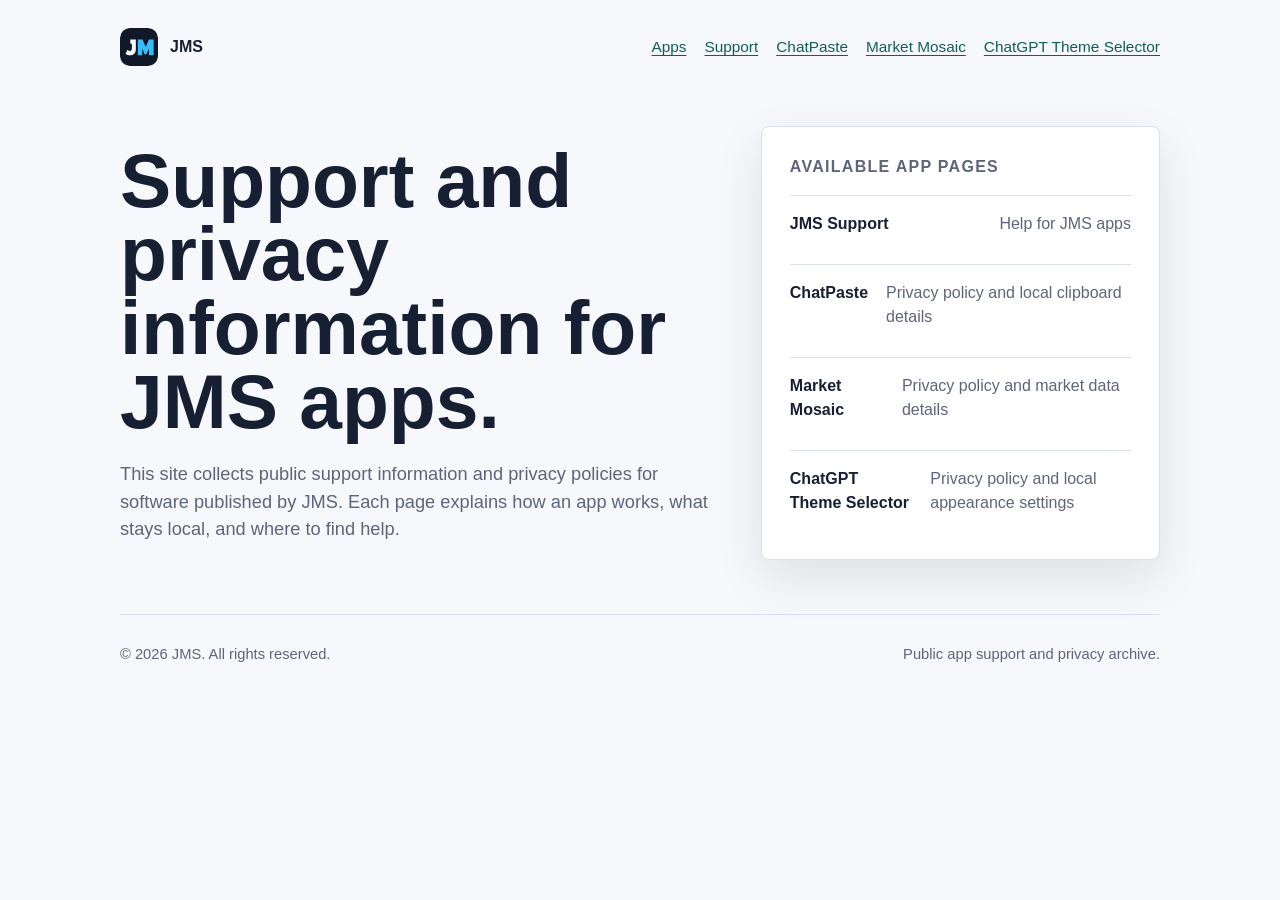
<file: index.html>
<!doctype html>
<html lang="en">
<head>
  <meta charset="utf-8">
  <meta name="viewport" content="width=device-width, initial-scale=1">
  <title>JMS App Support and Privacy</title>
  <meta name="description" content="Support pages and privacy policies for apps published by JMS.">
  <link rel="stylesheet" href="assets/styles.css">
</head>
<body>
  <header class="site-header">
    <a class="brand" href="./" aria-label="JMS home">
      <img src="assets/jms-mark.svg" alt="">
      <span>JMS</span>
    </a>
    <nav class="nav" aria-label="Primary">
      <a href="./">Apps</a>
      <a href="support/">Support</a>
      <a href="apps/chatpaste/">ChatPaste</a>
      <a href="apps/marketmosaic/">Market Mosaic</a>
      <a href="apps/chatgpt-theme-selector/">ChatGPT Theme Selector</a>
    </nav>
  </header>

  <main>
    <section class="hero">
      <div>
        <h1>Support and privacy information for JMS apps.</h1>
        <p>
          This site collects public support information and privacy policies for
          software published by JMS. Each page explains how an app works, what
          stays local, and where to find help.
        </p>
      </div>

      <aside class="policy-panel" aria-labelledby="app-list-heading">
        <h2 id="app-list-heading">Available App Pages</h2>
        <ul class="policy-list">
          <li>
            <a href="support/">
              <strong>JMS Support</strong>
              <span>Help for JMS apps</span>
            </a>
          </li>
          <li>
            <a href="apps/chatpaste/">
              <strong>ChatPaste</strong>
              <span>Privacy policy and local clipboard details</span>
            </a>
          </li>
          <li>
            <a href="apps/marketmosaic/">
              <strong>Market Mosaic</strong>
              <span>Privacy policy and market data details</span>
            </a>
          </li>
          <li>
            <a href="apps/chatgpt-theme-selector/">
              <strong>ChatGPT Theme Selector</strong>
              <span>Privacy policy and local appearance settings</span>
            </a>
          </li>
        </ul>
      </aside>
    </section>
  </main>

  <footer class="site-footer">
    <span>&copy; 2026 JMS. All rights reserved.</span>
    <span>Public app support and privacy archive.</span>
  </footer>
</body>
</html>
</file>
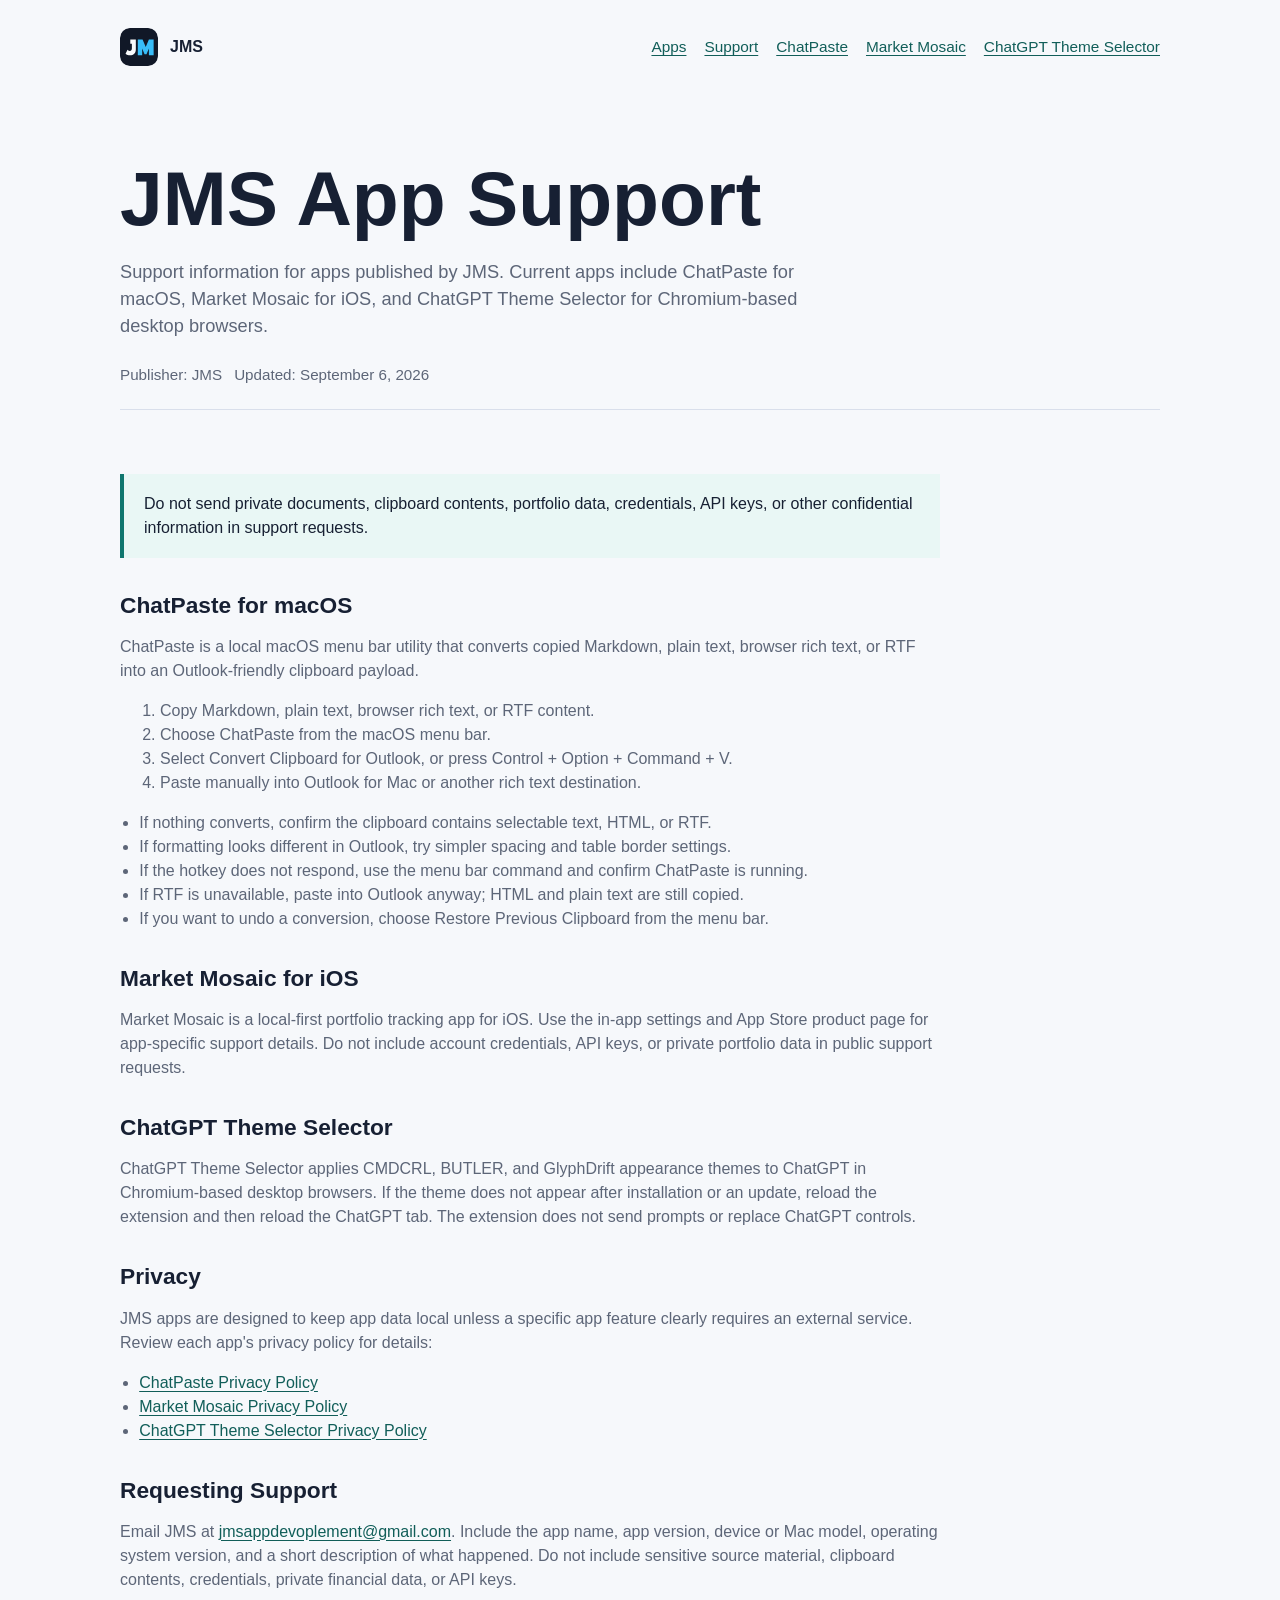
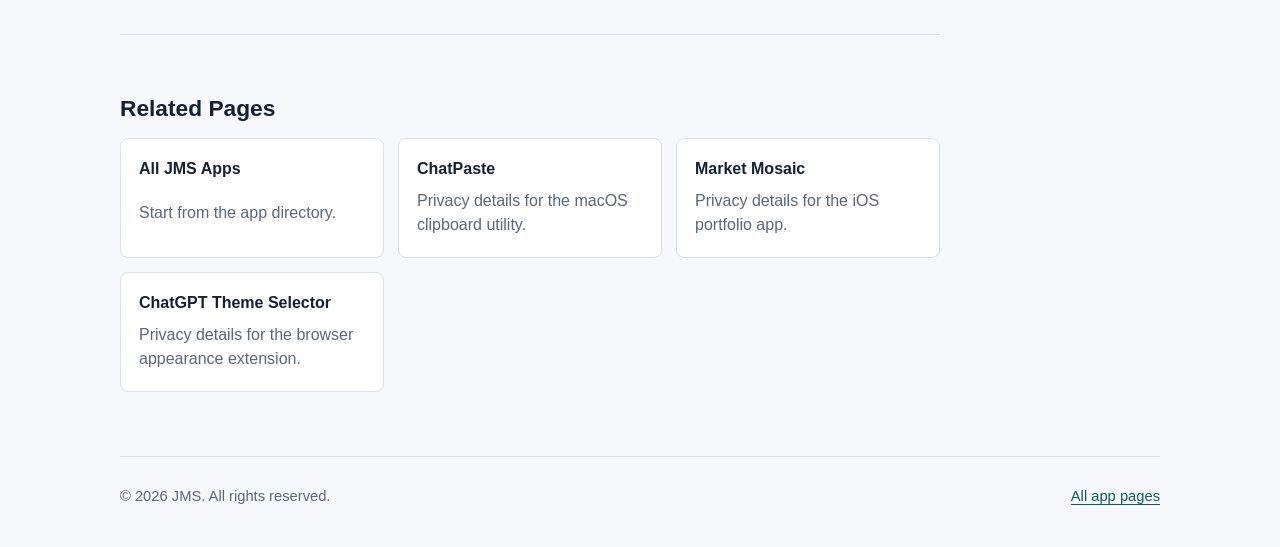
<file: support/index.html>
<!doctype html>
<html lang="en">
<head>
  <meta charset="utf-8">
  <meta name="viewport" content="width=device-width, initial-scale=1">
  <title>JMS App Support</title>
  <meta name="description" content="Support information for apps published by JMS.">
  <link rel="stylesheet" href="../assets/styles.css">
</head>
<body>
  <header class="site-header">
    <a class="brand" href="../" aria-label="JMS home">
      <img src="../assets/jms-mark.svg" alt="">
      <span>JMS</span>
    </a>
    <nav class="nav" aria-label="Primary">
      <a href="../">Apps</a>
      <a href="./">Support</a>
      <a href="../apps/chatpaste/">ChatPaste</a>
      <a href="../apps/marketmosaic/">Market Mosaic</a>
      <a href="../apps/chatgpt-theme-selector/">ChatGPT Theme Selector</a>
    </nav>
  </header>

  <main class="content">
    <section class="policy-header">
      <h1>JMS App Support</h1>
      <p>
        Support information for apps published by JMS. Current apps include
        ChatPaste for macOS, Market Mosaic for iOS, and ChatGPT Theme Selector
        for Chromium-based desktop browsers.
      </p>
      <div class="policy-meta">
        <span>Publisher: JMS</span>
        <span>Updated: September 6, 2026</span>
      </div>
    </section>

    <article class="document">
      <div class="callout">
        Do not send private documents, clipboard contents, portfolio data,
        credentials, API keys, or other confidential information in support requests.
      </div>

      <h2>ChatPaste for macOS</h2>
      <p>
        ChatPaste is a local macOS menu bar utility that converts copied Markdown,
        plain text, browser rich text, or RTF into an Outlook-friendly clipboard
        payload.
      </p>
      <ol>
        <li>Copy Markdown, plain text, browser rich text, or RTF content.</li>
        <li>Choose ChatPaste from the macOS menu bar.</li>
        <li>Select Convert Clipboard for Outlook, or press Control + Option + Command + V.</li>
        <li>Paste manually into Outlook for Mac or another rich text destination.</li>
      </ol>
      <ul>
        <li>If nothing converts, confirm the clipboard contains selectable text, HTML, or RTF.</li>
        <li>If formatting looks different in Outlook, try simpler spacing and table border settings.</li>
        <li>If the hotkey does not respond, use the menu bar command and confirm ChatPaste is running.</li>
        <li>If RTF is unavailable, paste into Outlook anyway; HTML and plain text are still copied.</li>
        <li>If you want to undo a conversion, choose Restore Previous Clipboard from the menu bar.</li>
      </ul>

      <h2>Market Mosaic for iOS</h2>
      <p>
        Market Mosaic is a local-first portfolio tracking app for iOS. Use the
        in-app settings and App Store product page for app-specific support details.
        Do not include account credentials, API keys, or private portfolio data in
        public support requests.
      </p>

      <h2>ChatGPT Theme Selector</h2>
      <p>
        ChatGPT Theme Selector applies CMDCRL, BUTLER, and GlyphDrift appearance
        themes to ChatGPT in Chromium-based desktop browsers. If the theme does
        not appear after installation or an update, reload the extension and
        then reload the ChatGPT tab. The extension does not send prompts or
        replace ChatGPT controls.
      </p>

      <h2>Privacy</h2>
      <p>
        JMS apps are designed to keep app data local unless a specific app feature
        clearly requires an external service. Review each app's privacy policy for
        details:
      </p>
      <ul>
        <li><a href="../apps/chatpaste/">ChatPaste Privacy Policy</a></li>
        <li><a href="../apps/marketmosaic/">Market Mosaic Privacy Policy</a></li>
        <li><a href="../apps/chatgpt-theme-selector/">ChatGPT Theme Selector Privacy Policy</a></li>
      </ul>

      <h2>Requesting Support</h2>
      <p>
        Email JMS at
        <a href="mailto:jmsappdevoplement@gmail.com">jmsappdevoplement@gmail.com</a>.
        Include the app name, app version, device or Mac model, operating system
        version, and a short description of what happened. Do not include sensitive
        source material, clipboard contents, credentials, private financial data,
        or API keys.
      </p>

      <section class="related-pages" aria-labelledby="related-pages-heading">
        <h2 id="related-pages-heading">Related Pages</h2>
        <div class="related-list">
          <a href="../">
            <strong>All JMS Apps</strong>
            <span>Start from the app directory.</span>
          </a>
          <a href="../apps/chatpaste/">
            <strong>ChatPaste</strong>
            <span>Privacy details for the macOS clipboard utility.</span>
          </a>
          <a href="../apps/marketmosaic/">
            <strong>Market Mosaic</strong>
            <span>Privacy details for the iOS portfolio app.</span>
          </a>
          <a href="../apps/chatgpt-theme-selector/">
            <strong>ChatGPT Theme Selector</strong>
            <span>Privacy details for the browser appearance extension.</span>
          </a>
        </div>
      </section>
    </article>
  </main>

  <footer class="site-footer">
    <span>&copy; 2026 JMS. All rights reserved.</span>
    <span><a href="../">All app pages</a></span>
  </footer>
</body>
</html>
</file>
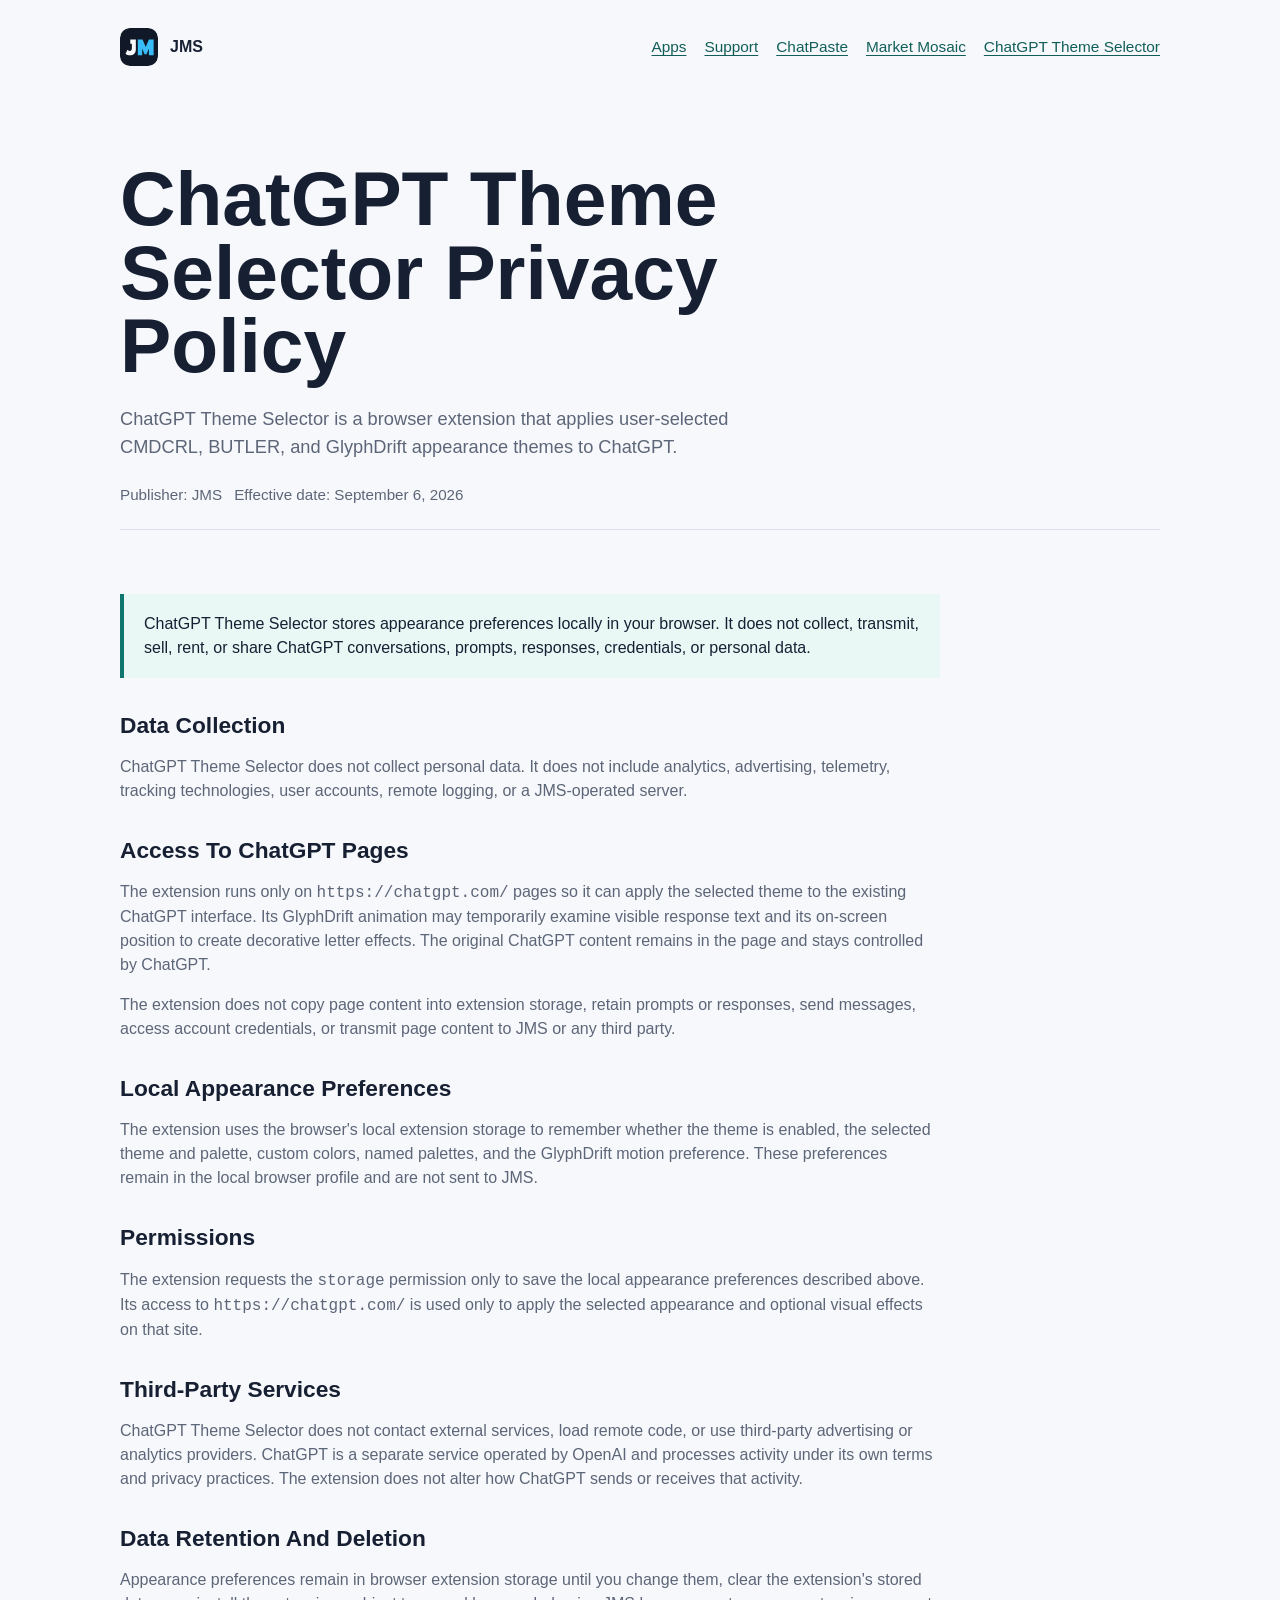
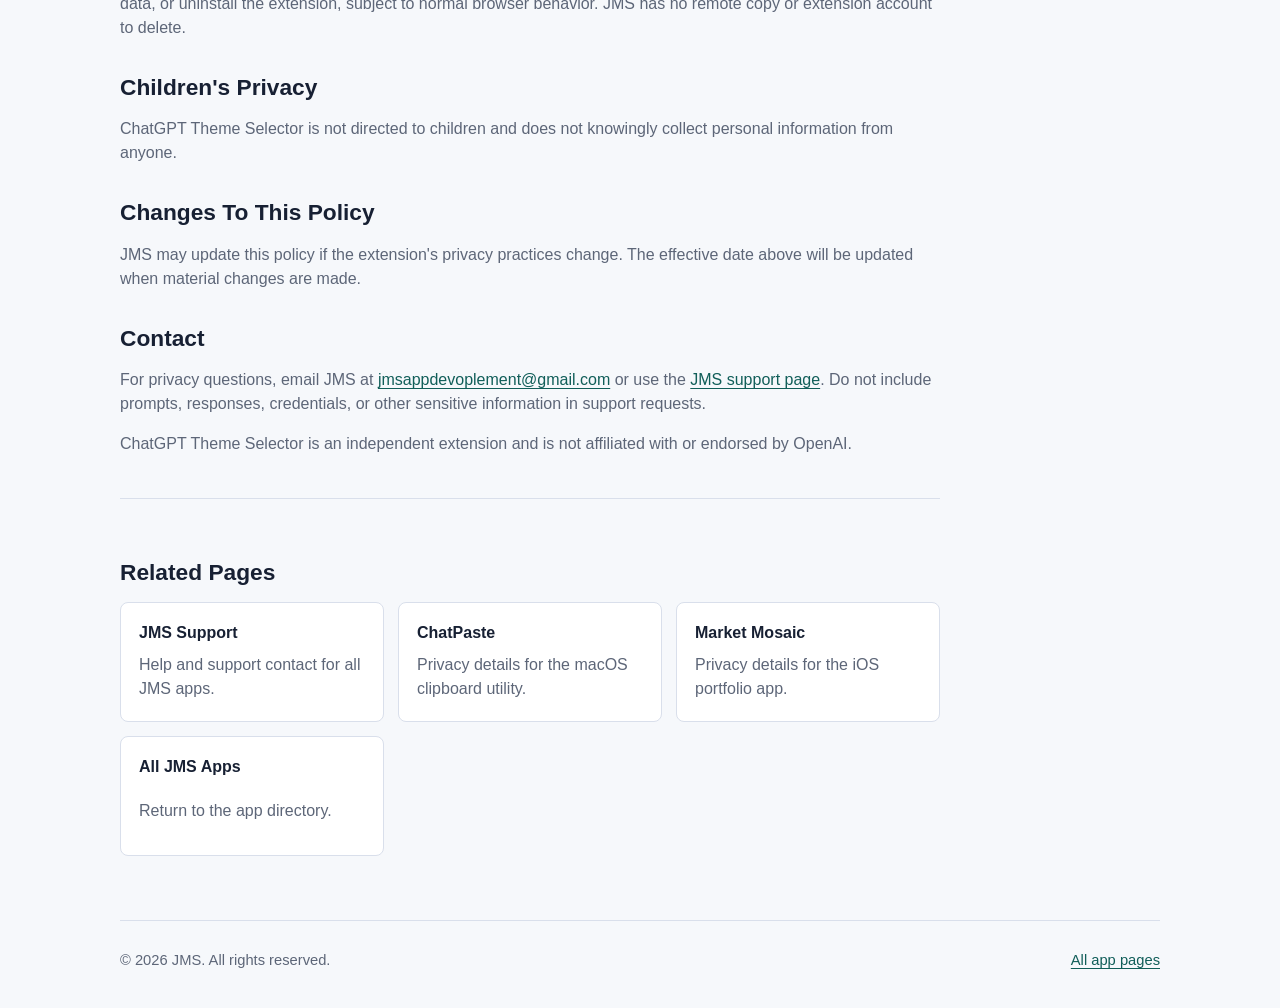
<file: apps/chatgpt-theme-selector/index.html>
<!doctype html>
<html lang="en">
<head>
  <meta charset="utf-8">
  <meta name="viewport" content="width=device-width, initial-scale=1">
  <title>ChatGPT Theme Selector Privacy Policy | JMS</title>
  <meta name="description" content="Privacy policy for ChatGPT Theme Selector, a local browser appearance extension by JMS.">
  <link rel="canonical" href="https://justin1491.github.io/jms-privacy-policies/apps/chatgpt-theme-selector/">
  <link rel="stylesheet" href="../../assets/styles.css">
</head>
<body>
  <header class="site-header">
    <a class="brand" href="../../" aria-label="JMS home">
      <img src="../../assets/jms-mark.svg" alt="">
      <span>JMS</span>
    </a>
    <nav class="nav" aria-label="Primary">
      <a href="../../">Apps</a>
      <a href="../../support/">Support</a>
      <a href="../chatpaste/">ChatPaste</a>
      <a href="../marketmosaic/">Market Mosaic</a>
      <a href="./">ChatGPT Theme Selector</a>
    </nav>
  </header>

  <main class="content">
    <section class="policy-header">
      <h1>ChatGPT Theme Selector Privacy Policy</h1>
      <p>
        ChatGPT Theme Selector is a browser extension that applies user-selected
        CMDCRL, BUTLER, and GlyphDrift appearance themes to ChatGPT.
      </p>
      <div class="policy-meta">
        <span>Publisher: JMS</span>
        <span>Effective date: September 6, 2026</span>
      </div>
    </section>

    <article class="document">
      <div class="callout">
        ChatGPT Theme Selector stores appearance preferences locally in your
        browser. It does not collect, transmit, sell, rent, or share ChatGPT
        conversations, prompts, responses, credentials, or personal data.
      </div>

      <h2>Data Collection</h2>
      <p>
        ChatGPT Theme Selector does not collect personal data. It does not include
        analytics, advertising, telemetry, tracking technologies, user accounts,
        remote logging, or a JMS-operated server.
      </p>

      <h2>Access To ChatGPT Pages</h2>
      <p>
        The extension runs only on <code>https://chatgpt.com/</code> pages so it
        can apply the selected theme to the existing ChatGPT interface. Its
        GlyphDrift animation may temporarily examine visible response text and
        its on-screen position to create decorative letter effects. The original
        ChatGPT content remains in the page and stays controlled by ChatGPT.
      </p>
      <p>
        The extension does not copy page content into extension storage, retain
        prompts or responses, send messages, access account credentials, or
        transmit page content to JMS or any third party.
      </p>

      <h2>Local Appearance Preferences</h2>
      <p>
        The extension uses the browser's local extension storage to remember
        whether the theme is enabled, the selected theme and palette, custom
        colors, named palettes, and the GlyphDrift motion preference. These
        preferences remain in the local browser profile and are not sent to JMS.
      </p>

      <h2>Permissions</h2>
      <p>
        The extension requests the <code>storage</code> permission only to save
        the local appearance preferences described above. Its access to
        <code>https://chatgpt.com/</code> is used only to apply the selected
        appearance and optional visual effects on that site.
      </p>

      <h2>Third-Party Services</h2>
      <p>
        ChatGPT Theme Selector does not contact external services, load remote
        code, or use third-party advertising or analytics providers. ChatGPT is
        a separate service operated by OpenAI and processes activity under its
        own terms and privacy practices. The extension does not alter how
        ChatGPT sends or receives that activity.
      </p>

      <h2>Data Retention And Deletion</h2>
      <p>
        Appearance preferences remain in browser extension storage until you
        change them, clear the extension's stored data, or uninstall the
        extension, subject to normal browser behavior. JMS has no remote copy or
        extension account to delete.
      </p>

      <h2>Children's Privacy</h2>
      <p>
        ChatGPT Theme Selector is not directed to children and does not knowingly
        collect personal information from anyone.
      </p>

      <h2>Changes To This Policy</h2>
      <p>
        JMS may update this policy if the extension's privacy practices change.
        The effective date above will be updated when material changes are made.
      </p>

      <h2>Contact</h2>
      <p>
        For privacy questions, email JMS at
        <a href="mailto:jmsappdevoplement@gmail.com">jmsappdevoplement@gmail.com</a>
        or use the <a href="../../support/">JMS support page</a>. Do not include
        prompts, responses, credentials, or other sensitive information in
        support requests.
      </p>

      <p>
        ChatGPT Theme Selector is an independent extension and is not affiliated
        with or endorsed by OpenAI.
      </p>

      <section class="related-pages" aria-labelledby="related-pages-heading">
        <h2 id="related-pages-heading">Related Pages</h2>
        <div class="related-list">
          <a href="../../support/">
            <strong>JMS Support</strong>
            <span>Help and support contact for all JMS apps.</span>
          </a>
          <a href="../chatpaste/">
            <strong>ChatPaste</strong>
            <span>Privacy details for the macOS clipboard utility.</span>
          </a>
          <a href="../marketmosaic/">
            <strong>Market Mosaic</strong>
            <span>Privacy details for the iOS portfolio app.</span>
          </a>
          <a href="../../">
            <strong>All JMS Apps</strong>
            <span>Return to the app directory.</span>
          </a>
        </div>
      </section>
    </article>
  </main>

  <footer class="site-footer">
    <span>&copy; 2026 JMS. All rights reserved.</span>
    <span><a href="../../">All app pages</a></span>
  </footer>
</body>
</html>
</file>
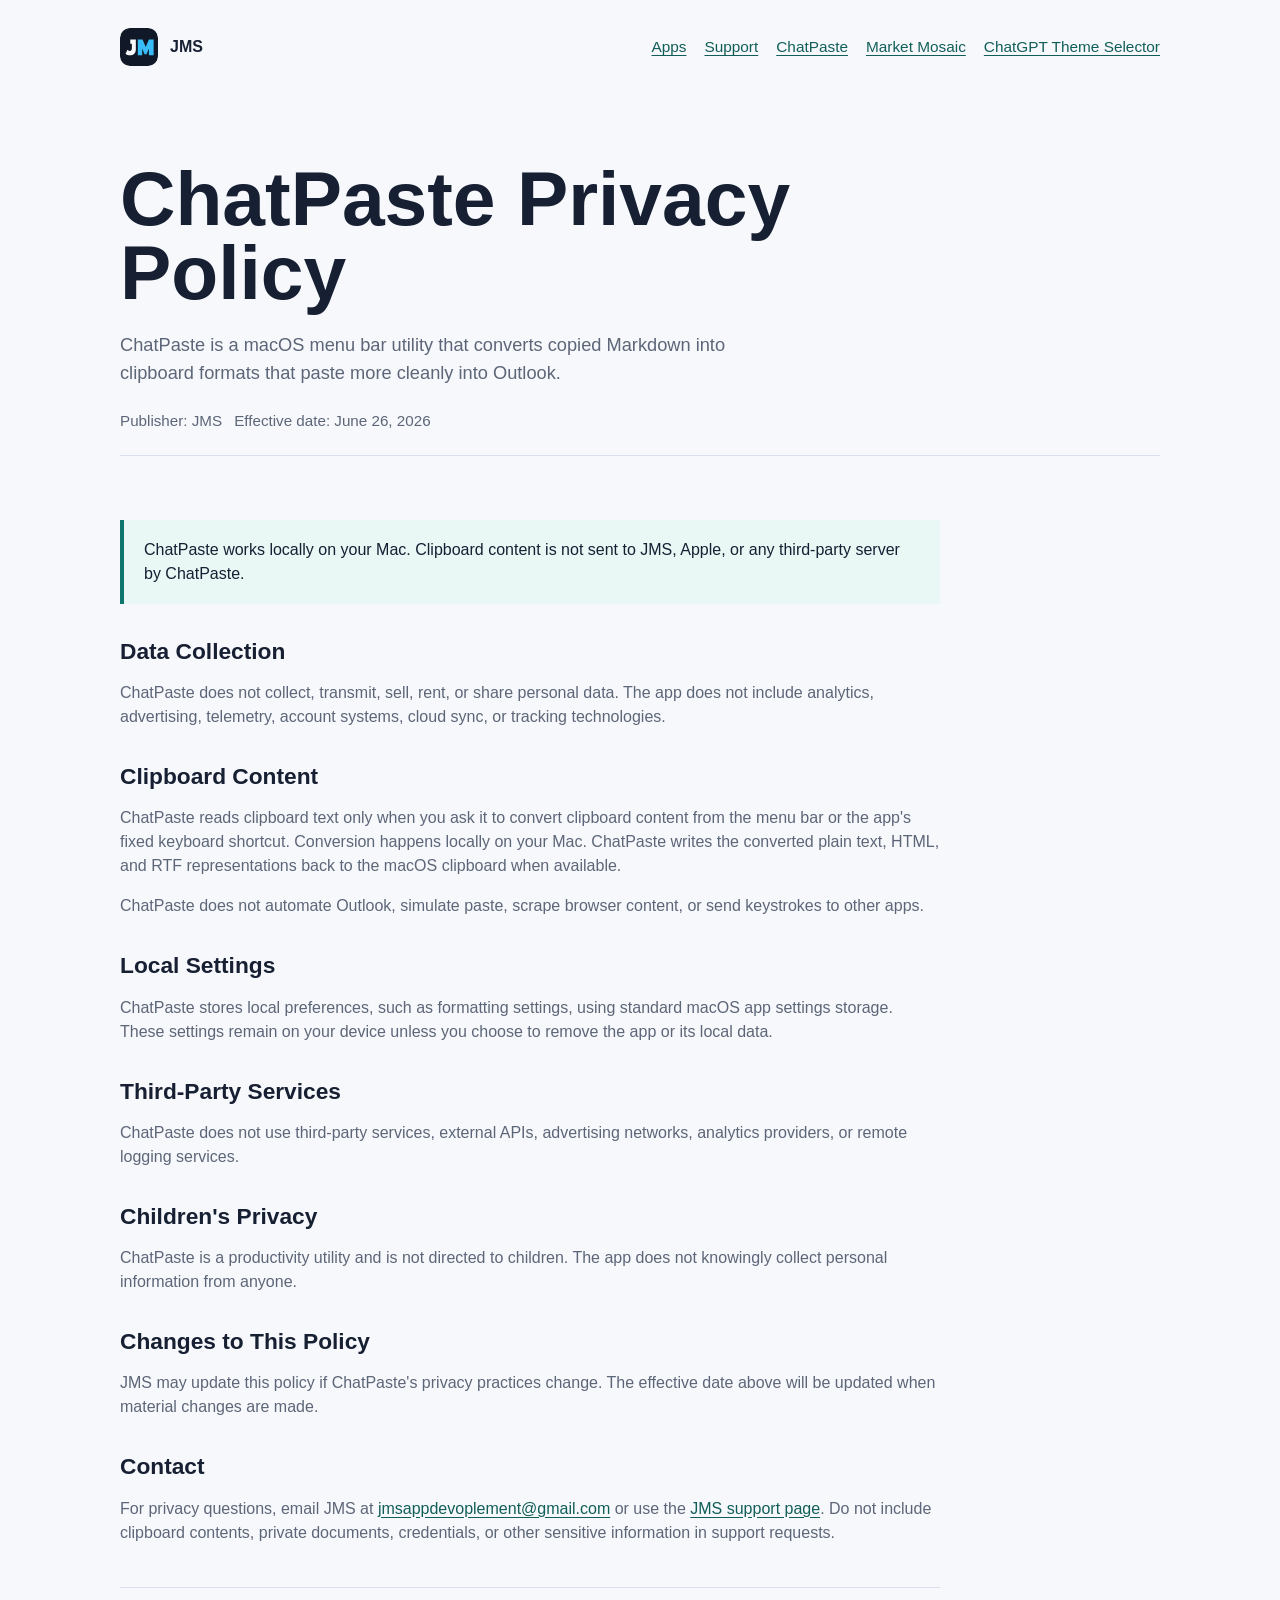
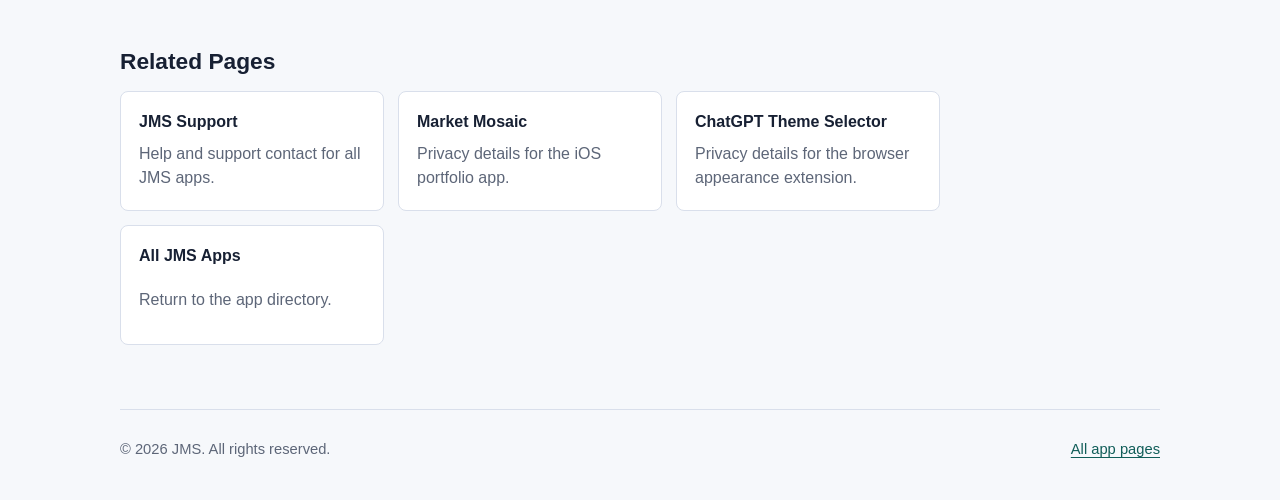
<file: apps/chatpaste/index.html>
<!doctype html>
<html lang="en">
<head>
  <meta charset="utf-8">
  <meta name="viewport" content="width=device-width, initial-scale=1">
  <title>ChatPaste Privacy Policy | JMS</title>
  <meta name="description" content="Privacy policy for ChatPaste, a local macOS clipboard conversion utility by JMS.">
  <link rel="stylesheet" href="../../assets/styles.css">
</head>
<body>
  <header class="site-header">
    <a class="brand" href="../../" aria-label="JMS home">
      <img src="../../assets/jms-mark.svg" alt="">
      <span>JMS</span>
    </a>
    <nav class="nav" aria-label="Primary">
      <a href="../../">Apps</a>
      <a href="../../support/">Support</a>
      <a href="./">ChatPaste</a>
      <a href="../marketmosaic/">Market Mosaic</a>
      <a href="../chatgpt-theme-selector/">ChatGPT Theme Selector</a>
    </nav>
  </header>

  <main class="content">
    <section class="policy-header">
      <h1>ChatPaste Privacy Policy</h1>
      <p>
        ChatPaste is a macOS menu bar utility that converts copied Markdown into
        clipboard formats that paste more cleanly into Outlook.
      </p>
      <div class="policy-meta">
        <span>Publisher: JMS</span>
        <span>Effective date: June 26, 2026</span>
      </div>
    </section>

    <article class="document">
      <div class="callout">
        ChatPaste works locally on your Mac. Clipboard content is not sent to JMS,
        Apple, or any third-party server by ChatPaste.
      </div>

      <h2>Data Collection</h2>
      <p>
        ChatPaste does not collect, transmit, sell, rent, or share personal data.
        The app does not include analytics, advertising, telemetry, account systems,
        cloud sync, or tracking technologies.
      </p>

      <h2>Clipboard Content</h2>
      <p>
        ChatPaste reads clipboard text only when you ask it to convert clipboard
        content from the menu bar or the app's fixed keyboard shortcut. Conversion
        happens locally on your Mac. ChatPaste writes the converted plain text,
        HTML, and RTF representations back to the macOS clipboard when available.
      </p>
      <p>
        ChatPaste does not automate Outlook, simulate paste, scrape browser content,
        or send keystrokes to other apps.
      </p>

      <h2>Local Settings</h2>
      <p>
        ChatPaste stores local preferences, such as formatting settings, using
        standard macOS app settings storage. These settings remain on your device
        unless you choose to remove the app or its local data.
      </p>

      <h2>Third-Party Services</h2>
      <p>
        ChatPaste does not use third-party services, external APIs, advertising
        networks, analytics providers, or remote logging services.
      </p>

      <h2>Children's Privacy</h2>
      <p>
        ChatPaste is a productivity utility and is not directed to children. The
        app does not knowingly collect personal information from anyone.
      </p>

      <h2>Changes to This Policy</h2>
      <p>
        JMS may update this policy if ChatPaste's privacy practices change. The
        effective date above will be updated when material changes are made.
      </p>

      <h2>Contact</h2>
      <p>
        For privacy questions, email JMS at
        <a href="mailto:jmsappdevoplement@gmail.com">jmsappdevoplement@gmail.com</a>
        or use the <a href="../../support/">JMS support page</a>. Do not include
        clipboard contents, private documents, credentials, or other sensitive
        information in support requests.
      </p>

      <section class="related-pages" aria-labelledby="related-pages-heading">
        <h2 id="related-pages-heading">Related Pages</h2>
        <div class="related-list">
          <a href="../../support/">
            <strong>JMS Support</strong>
            <span>Help and support contact for all JMS apps.</span>
          </a>
          <a href="../marketmosaic/">
            <strong>Market Mosaic</strong>
            <span>Privacy details for the iOS portfolio app.</span>
          </a>
          <a href="../chatgpt-theme-selector/">
            <strong>ChatGPT Theme Selector</strong>
            <span>Privacy details for the browser appearance extension.</span>
          </a>
          <a href="../../">
            <strong>All JMS Apps</strong>
            <span>Return to the app directory.</span>
          </a>
        </div>
      </section>
    </article>
  </main>

  <footer class="site-footer">
    <span>&copy; 2026 JMS. All rights reserved.</span>
    <span><a href="../../">All app pages</a></span>
  </footer>
</body>
</html>
</file>
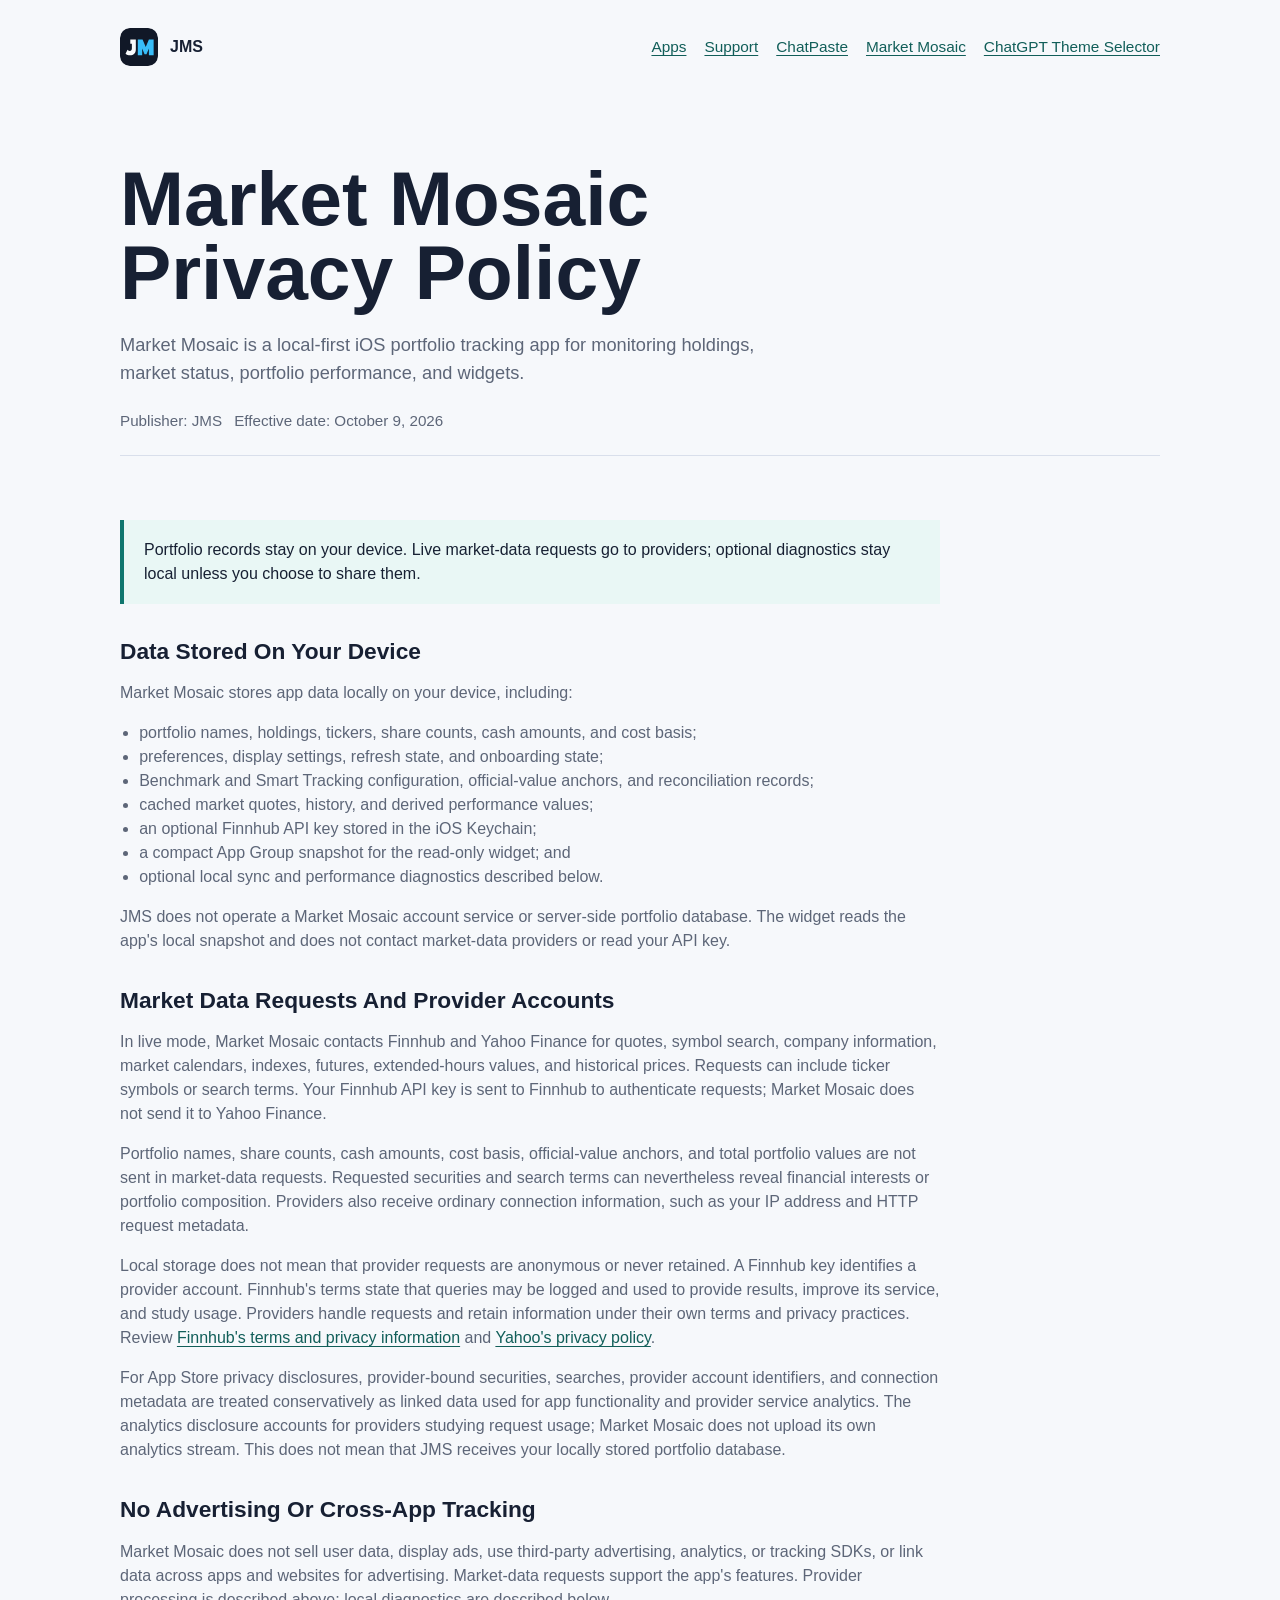
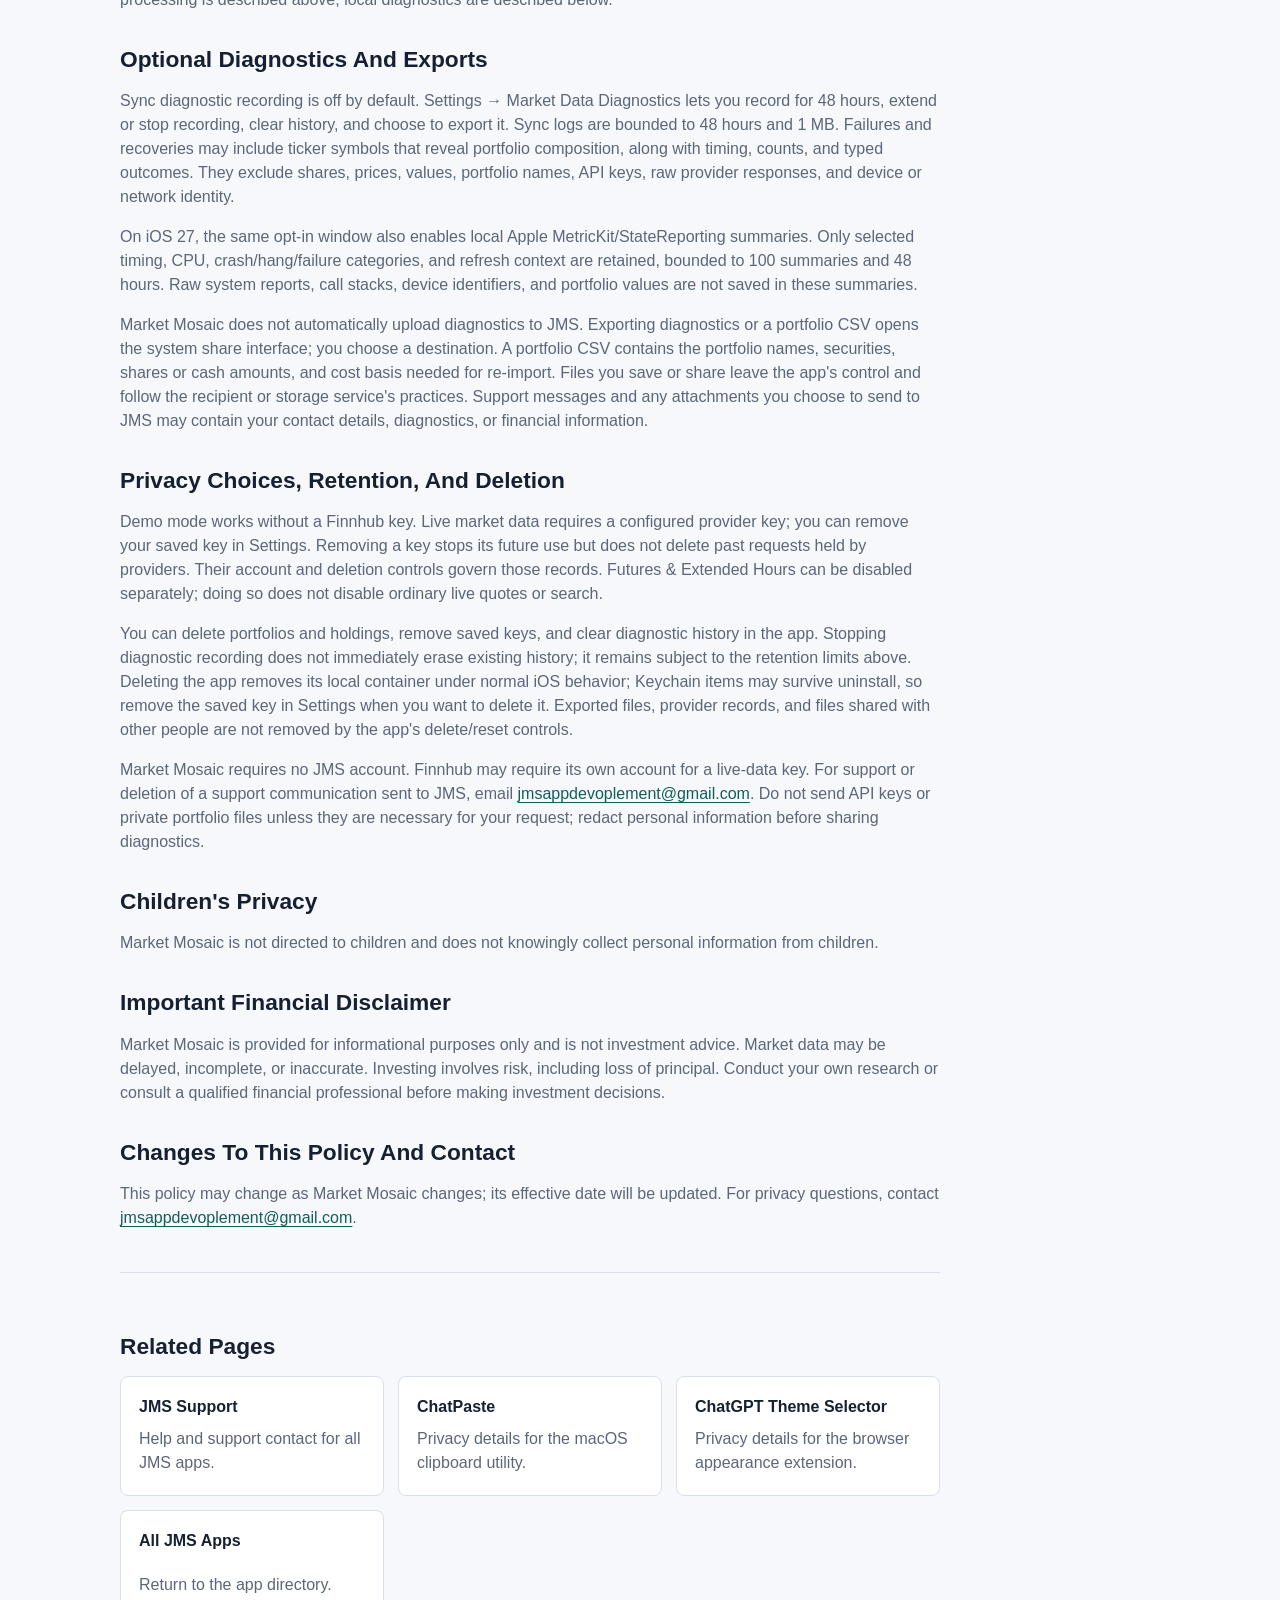
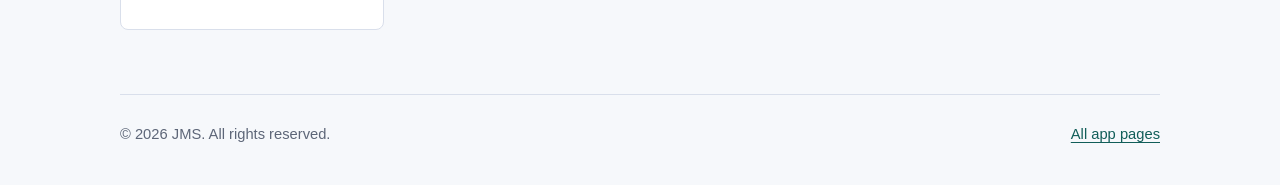
<file: apps/marketmosaic/index.html>
<!doctype html>
<html lang="en">
<head>
  <meta charset="utf-8">
  <meta name="viewport" content="width=device-width, initial-scale=1">
  <title>Market Mosaic Privacy Policy | JMS</title>
  <meta name="description" content="Privacy policy for Market Mosaic, a local-first iOS portfolio tracking app by JMS.">
  <link rel="canonical" href="https://justin1491.github.io/jms-privacy-policies/apps/marketmosaic/">
  <link rel="stylesheet" href="../../assets/styles.css">
</head>
<body>
  <header class="site-header">
    <a class="brand" href="../../" aria-label="JMS home">
      <img src="../../assets/jms-mark.svg" alt="">
      <span>JMS</span>
    </a>
    <nav class="nav" aria-label="Primary">
      <a href="../../">Apps</a>
      <a href="../../support/">Support</a>
      <a href="../chatpaste/">ChatPaste</a>
      <a href="./">Market Mosaic</a>
      <a href="../chatgpt-theme-selector/">ChatGPT Theme Selector</a>
    </nav>
  </header>

  <main class="content">
    <section class="policy-header">
      <h1>Market Mosaic Privacy Policy</h1>
      <p>
        Market Mosaic is a local-first iOS portfolio tracking app for monitoring
        holdings, market status, portfolio performance, and widgets.
      </p>
      <div class="policy-meta">
        <span>Publisher: JMS</span>
        <span>Effective date: October 9, 2026</span>
      </div>
    </section>

    <article class="document">
      <div class="callout">
        Portfolio records stay on your device. Live market-data requests go to providers;
        optional diagnostics stay local unless you choose to share them.
      </div>

      <h2>Data Stored On Your Device</h2>
      <p>Market Mosaic stores app data locally on your device, including:</p>
      <ul>
        <li>portfolio names, holdings, tickers, share counts, cash amounts, and cost basis;</li>
        <li>preferences, display settings, refresh state, and onboarding state;</li>
        <li>Benchmark and Smart Tracking configuration, official-value anchors, and reconciliation records;</li>
        <li>cached market quotes, history, and derived performance values;</li>
        <li>an optional Finnhub API key stored in the iOS Keychain;</li>
        <li>a compact App Group snapshot for the read-only widget; and</li>
        <li>optional local sync and performance diagnostics described below.</li>
      </ul>
      <p>
        JMS does not operate a Market Mosaic account service or server-side portfolio
        database. The widget reads the app's local snapshot and does not contact
        market-data providers or read your API key.
      </p>

      <h2>Market Data Requests And Provider Accounts</h2>
      <p>
        In live mode, Market Mosaic contacts Finnhub and Yahoo Finance for quotes,
        symbol search, company information, market calendars, indexes, futures,
        extended-hours values, and historical prices. Requests can include ticker
        symbols or search terms. Your Finnhub API key is sent to Finnhub to authenticate
        requests; Market Mosaic does not send it to Yahoo Finance.
      </p>
      <p>
        Portfolio names, share counts, cash amounts, cost basis, official-value anchors,
        and total portfolio values are not sent in market-data requests. Requested
        securities and search terms can nevertheless reveal financial interests or
        portfolio composition. Providers also receive ordinary connection information,
        such as your IP address and HTTP request metadata.
      </p>
      <p>
        Local storage does not mean that provider requests are anonymous or never retained.
        A Finnhub key identifies a provider account. Finnhub's terms state that queries
        may be logged and used to provide results, improve its service, and study usage.
        Providers handle requests and retain information under their own terms and
        privacy practices. Review
        <a href="https://finnhub.io/terms-of-service">Finnhub's terms and privacy information</a>
        and <a href="https://legal.yahoo.com/us/en/yahoo/privacy/index.html">Yahoo's privacy policy</a>.
      </p>
      <p>
        For App Store privacy disclosures, provider-bound securities, searches, provider
        account identifiers, and connection metadata are treated conservatively as linked
        data used for app functionality and provider service analytics. The analytics
        disclosure accounts for providers studying request usage; Market Mosaic does
        not upload its own analytics stream. This does not mean that JMS receives your
        locally stored portfolio database.
      </p>

      <h2>No Advertising Or Cross-App Tracking</h2>
      <p>
        Market Mosaic does not sell user data, display ads, use third-party advertising,
        analytics, or tracking SDKs, or link data across apps and websites for advertising.
        Market-data requests support the app's features. Provider processing is described
        above; local diagnostics are described below.
      </p>

      <h2>Optional Diagnostics And Exports</h2>
      <p>
        Sync diagnostic recording is off by default. Settings &rarr; Market Data Diagnostics
        lets you record for 48 hours, extend or stop recording, clear history, and choose
        to export it. Sync logs are bounded to 48 hours and 1 MB. Failures and recoveries
        may include ticker symbols that reveal portfolio composition, along with timing,
        counts, and typed outcomes. They exclude shares, prices, values, portfolio names,
        API keys, raw provider responses, and device or network identity.
      </p>
      <p>
        On iOS 27, the same opt-in window also enables local Apple MetricKit/StateReporting
        summaries. Only selected timing, CPU, crash/hang/failure categories, and refresh
        context are retained, bounded to 100 summaries and 48 hours. Raw system reports,
        call stacks, device identifiers, and portfolio values are not saved in these summaries.
      </p>
      <p>
        Market Mosaic does not automatically upload diagnostics to JMS. Exporting
        diagnostics or a portfolio CSV opens the system share interface; you choose a
        destination. A portfolio CSV contains the portfolio names, securities, shares or
        cash amounts, and cost basis needed for re-import. Files you save or share leave
        the app's control and follow the recipient or storage service's practices.
        Support messages and any attachments you choose to send to JMS may contain
        your contact details, diagnostics, or financial information.
      </p>

      <h2>Privacy Choices, Retention, And Deletion</h2>
      <p>
        Demo mode works without a Finnhub key. Live market data requires a configured
        provider key; you can remove your saved key in Settings. Removing a key stops
        its future use but does not delete past requests held by providers. Their account
        and deletion controls govern those records. Futures &amp; Extended Hours can be
        disabled separately; doing so does not disable ordinary live quotes or search.
      </p>
      <p>
        You can delete portfolios and holdings, remove saved keys, and clear diagnostic
        history in the app. Stopping diagnostic recording does not immediately erase
        existing history; it remains subject to the retention limits above. Deleting the
        app removes its local container under normal iOS behavior; Keychain items may
        survive uninstall, so remove the saved key in Settings when you want to delete it.
        Exported files, provider records, and files shared with other people are not
        removed by the app's delete/reset controls.
      </p>
      <p>
        Market Mosaic requires no JMS account. Finnhub may require its own account for
        a live-data key. For support or deletion of a support communication sent to JMS,
        email <a href="mailto:jmsappdevoplement@gmail.com">jmsappdevoplement@gmail.com</a>.
        Do not send API keys or private portfolio files unless they are necessary for
        your request; redact personal information before sharing diagnostics.
      </p>

      <h2>Children's Privacy</h2>
      <p>
        Market Mosaic is not directed to children and does not knowingly collect
        personal information from children.
      </p>

      <h2>Important Financial Disclaimer</h2>
      <p>
        Market Mosaic is provided for informational purposes only and is not investment
        advice. Market data may be delayed, incomplete, or inaccurate. Investing involves
        risk, including loss of principal. Conduct your own research or consult a
        qualified financial professional before making investment decisions.
      </p>

      <h2>Changes To This Policy And Contact</h2>
      <p>
        This policy may change as Market Mosaic changes; its effective date will be
        updated. For privacy questions, contact
        <a href="mailto:jmsappdevoplement@gmail.com">jmsappdevoplement@gmail.com</a>.
      </p>

      <section class="related-pages" aria-labelledby="related-pages-heading">
        <h2 id="related-pages-heading">Related Pages</h2>
        <div class="related-list">
          <a href="../../support/">
            <strong>JMS Support</strong>
            <span>Help and support contact for all JMS apps.</span>
          </a>
          <a href="../chatpaste/">
            <strong>ChatPaste</strong>
            <span>Privacy details for the macOS clipboard utility.</span>
          </a>
          <a href="../chatgpt-theme-selector/">
            <strong>ChatGPT Theme Selector</strong>
            <span>Privacy details for the browser appearance extension.</span>
          </a>
          <a href="../../">
            <strong>All JMS Apps</strong>
            <span>Return to the app directory.</span>
          </a>
        </div>
      </section>
    </article>
  </main>

  <footer class="site-footer">
    <span>&copy; 2026 JMS. All rights reserved.</span>
    <span><a href="../../">All app pages</a></span>
  </footer>
</body>
</html>
</file>
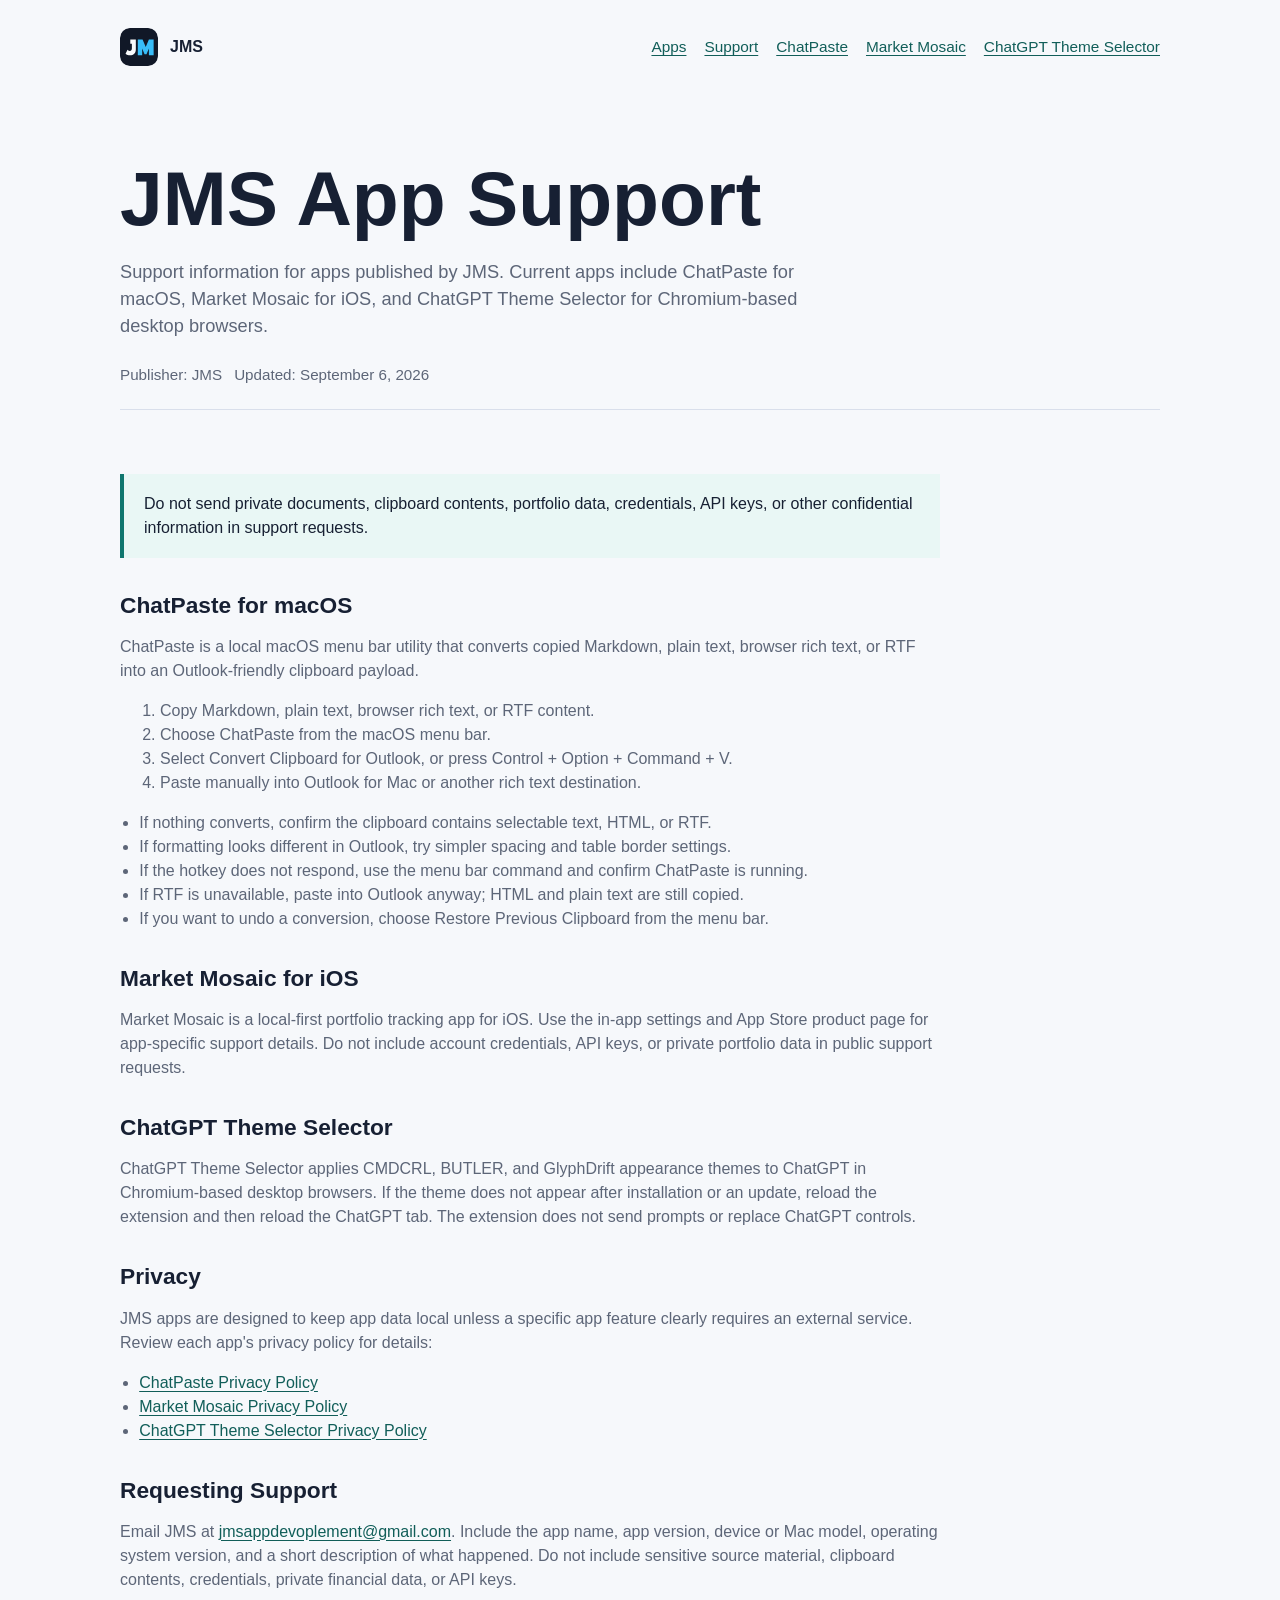
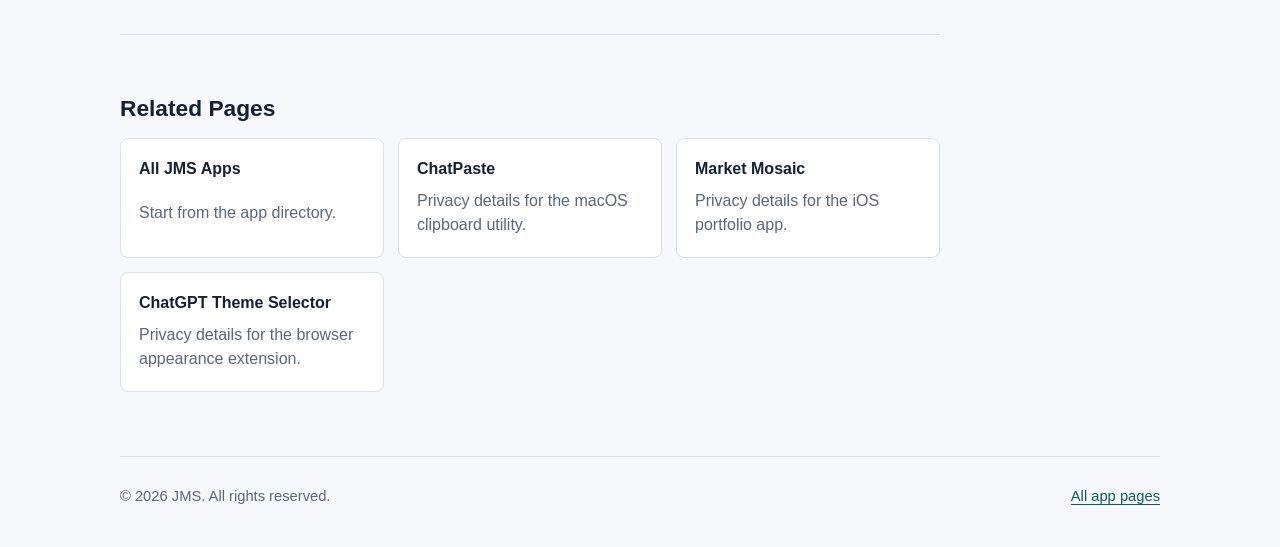
<file: apps/chatpaste/support/index.html>
<!doctype html>
<html lang="en">
<head>
  <meta charset="utf-8">
  <meta name="viewport" content="width=device-width, initial-scale=1">
  <meta http-equiv="refresh" content="0; url=../../../support/">
  <title>JMS App Support</title>
  <meta name="description" content="Support information for apps published by JMS.">
  <link rel="canonical" href="../../../support/">
  <link rel="stylesheet" href="../../../assets/styles.css">
</head>
<body>
  <header class="site-header">
    <a class="brand" href="../../../" aria-label="JMS home">
      <img src="../../../assets/jms-mark.svg" alt="">
      <span>JMS</span>
    </a>
    <nav class="nav" aria-label="Primary">
      <a href="../../../">Apps</a>
      <a href="../../../support/">Support</a>
      <a href="../">ChatPaste</a>
      <a href="../../marketmosaic/">Market Mosaic</a>
    </nav>
  </header>

  <main class="content">
    <section class="policy-header">
      <h1>JMS App Support</h1>
      <p>
        ChatPaste support is now part of the generic JMS app support page.
        Continue to <a href="../../../support/">JMS App Support</a>, or email
        <a href="mailto:jmsappdevoplement@gmail.com">jmsappdevoplement@gmail.com</a>.
      </p>
    </section>
  </main>

  <footer class="site-footer">
    <span>&copy; 2026 JMS. All rights reserved.</span>
    <span><a href="../../../">All app pages</a></span>
  </footer>
</body>
</html>
</file>
<file: assets/styles.css>
:root {
  color-scheme: light;
  --background: #f6f8fb;
  --surface: #ffffff;
  --text: #172033;
  --muted: #5d6678;
  --border: #d9dfeb;
  --accent: #0f766e;
  --accent-strong: #115e59;
  --navy: #111827;
  --shadow: 0 18px 48px rgba(17, 24, 39, 0.1);
}

* {
  box-sizing: border-box;
}

html {
  font-family: -apple-system, BlinkMacSystemFont, "Segoe UI", sans-serif;
  line-height: 1.5;
  background: var(--background);
  color: var(--text);
}

body {
  margin: 0;
}

a {
  color: var(--accent-strong);
  text-underline-offset: 0.18em;
}

.site-header,
.site-footer,
.hero,
.content {
  width: min(1040px, calc(100% - 40px));
  margin: 0 auto;
}

.site-header {
  display: flex;
  align-items: center;
  justify-content: space-between;
  gap: 24px;
  padding: 28px 0 18px;
}

.brand {
  display: inline-flex;
  align-items: center;
  gap: 12px;
  color: var(--text);
  font-weight: 700;
  text-decoration: none;
}

.brand img {
  width: 38px;
  height: 38px;
  border-radius: 10px;
}

.nav {
  display: flex;
  flex-wrap: wrap;
  gap: 18px;
  font-size: 0.96rem;
}

.hero {
  display: grid;
  grid-template-columns: minmax(0, 1.2fr) minmax(280px, 0.8fr);
  gap: 42px;
  align-items: center;
  min-height: 58vh;
  padding: 42px 0 54px;
}

.hero h1,
.policy-header h1 {
  margin: 0;
  max-width: 760px;
  font-size: clamp(2.4rem, 6vw, 5.1rem);
  line-height: 0.96;
  letter-spacing: 0;
}

.hero p,
.policy-header p {
  margin: 22px 0 0;
  max-width: 680px;
  color: var(--muted);
  font-size: 1.14rem;
}

.policy-panel {
  background: var(--surface);
  border: 1px solid var(--border);
  border-radius: 8px;
  box-shadow: var(--shadow);
  padding: 28px;
}

.policy-panel h2 {
  margin: 0 0 16px;
  font-size: 1rem;
  text-transform: uppercase;
  letter-spacing: 0.08em;
  color: var(--muted);
}

.policy-list {
  display: grid;
  gap: 12px;
  margin: 0;
  padding: 0;
  list-style: none;
}

.policy-list a {
  display: flex;
  justify-content: space-between;
  gap: 18px;
  padding: 16px 0;
  border-top: 1px solid var(--border);
  color: var(--text);
  text-decoration: none;
}

.policy-list a:hover strong {
  color: var(--accent-strong);
}

.policy-list span {
  color: var(--muted);
}

.content {
  padding: 34px 0 64px;
}

.policy-header {
  padding: 44px 0 22px;
  border-bottom: 1px solid var(--border);
}

.policy-meta {
  display: flex;
  flex-wrap: wrap;
  gap: 12px;
  margin-top: 24px;
  color: var(--muted);
  font-size: 0.95rem;
}

.document {
  max-width: 820px;
  padding: 36px 0 0;
}

.document h2 {
  margin: 34px 0 10px;
  font-size: 1.42rem;
  line-height: 1.2;
}

.document p,
.document li {
  color: var(--muted);
  font-size: 1rem;
}

.document ul {
  padding-left: 1.2rem;
}

.callout {
  margin: 28px 0;
  padding: 18px 20px;
  border-left: 4px solid var(--accent);
  background: #e9f7f5;
  color: var(--text);
}

.related-pages {
  margin-top: 42px;
  padding-top: 26px;
  border-top: 1px solid var(--border);
}

.related-list {
  display: grid;
  grid-template-columns: repeat(3, minmax(0, 1fr));
  gap: 14px;
  margin-top: 16px;
}

.related-list a {
  display: grid;
  gap: 6px;
  min-height: 120px;
  padding: 18px;
  background: var(--surface);
  border: 1px solid var(--border);
  border-radius: 8px;
  color: var(--text);
  text-decoration: none;
}

.related-list a:hover strong {
  color: var(--accent-strong);
}

.related-list span {
  color: var(--muted);
}

.site-footer {
  display: flex;
  justify-content: space-between;
  gap: 20px;
  padding: 28px 0 40px;
  border-top: 1px solid var(--border);
  color: var(--muted);
  font-size: 0.92rem;
}

@media (max-width: 760px) {
  .site-header,
  .site-footer {
    align-items: flex-start;
    flex-direction: column;
  }

  .hero {
    grid-template-columns: 1fr;
    min-height: auto;
  }

  .policy-panel {
    padding: 22px;
  }

  .policy-list a {
    flex-direction: column;
    gap: 4px;
  }

  .related-list {
    grid-template-columns: 1fr;
  }
}
</file>
